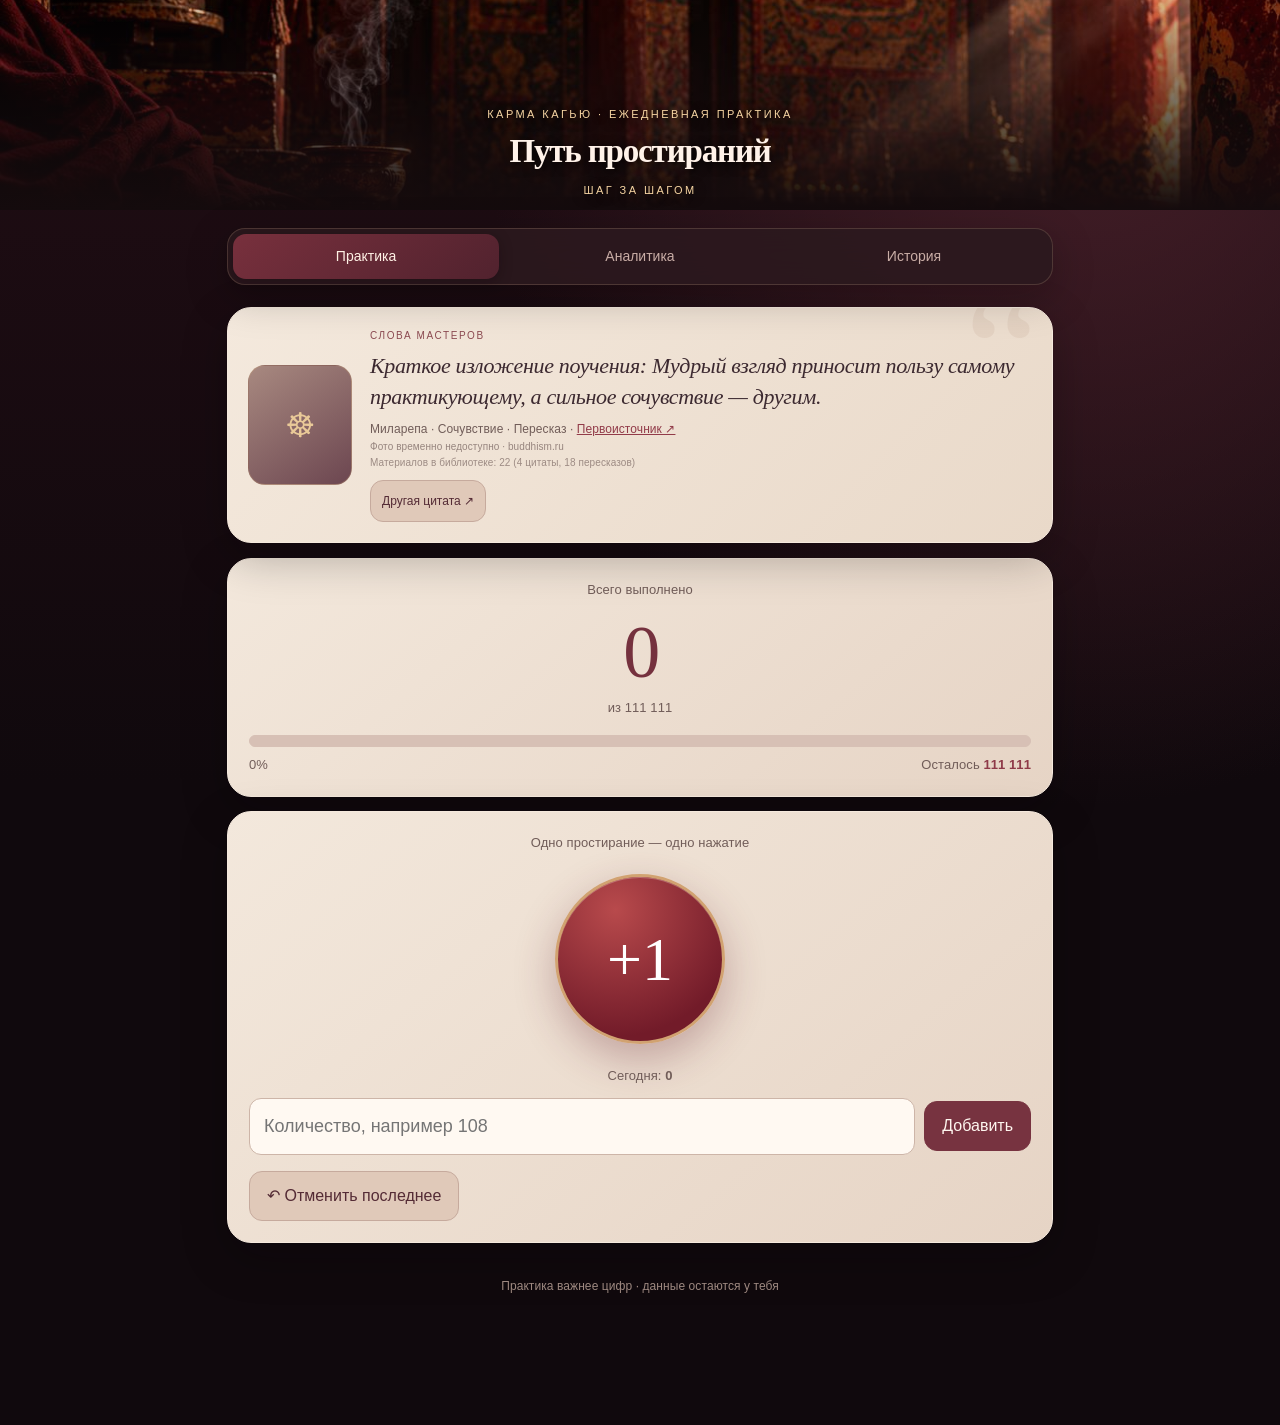
<file: prostiraniya_kagyu_v8.html>
<!doctype html><html lang="ru"><head><meta charset="utf-8"><meta name="viewport" content="width=device-width,initial-scale=1,viewport-fit=cover"><meta name="theme-color" content="#210b10"><title>Путь простираний · Карма Кагью</title><link rel="icon" type="image/svg+xml" href="[data-uri]"><link rel="apple-touch-icon" href="[data-uri]"><meta name="apple-mobile-web-app-capable" content="yes"><meta name="apple-mobile-web-app-title" content="Простирания"><meta name="theme-color" content="#6c2937"><style>
:root{--bg:#140b0d;--panel:#29151a;--line:#674044;--gold:#e5c18a;--muted:#bfa9a2;--text:#fff5eb;--red:#a7353f}*{box-sizing:border-box}body{margin:0;color:var(--text);font:16px/1.5 -apple-system,BlinkMacSystemFont,'Segoe UI',sans-serif;background:linear-gradient(180deg,#2a0e16,#140b0d 45%);min-height:100vh}button,input{font:inherit}button{cursor:pointer}button:focus-visible,input:focus-visible{outline:2px solid var(--gold);outline-offset:3px}.hero{height:245px;background:linear-gradient(180deg,rgba(12,4,8,.15),#140b0d),url('[data-uri]') center 42%/cover;position:relative}.hero-inner{position:absolute;bottom:12px;left:0;right:0;text-align:center;text-shadow:0 2px 12px #000}.eyebrow{color:#f5d4a2;letter-spacing:.22em;font-size:11px;text-transform:uppercase}.hero h1{font-family:Georgia,serif;font-weight:400;font-size:33px;margin:5px 0}.shell{max-width:760px;margin:0 auto;padding:0 17px 110px}.tabs{display:flex;gap:8px;margin:18px 0 22px;background:#2c171b;padding:5px;border:1px solid #533038;border-radius:16px;position:sticky;top:7px;z-index:3;box-shadow:0 6px 25px #100509a8}.tab{flex:1;background:transparent;border:0;color:#c9ada6;border-radius:12px;padding:12px 5px;font-size:14px}.tab.active{background:#743039;color:#fff1e5}.panel{background:linear-gradient(145deg,#32191e,#221217);border:1px solid #664048;border-radius:20px;padding:21px;margin:14px 0;box-shadow:0 9px 25px #10080a55}.section{display:none}.section.active{display:block}.caption{color:var(--muted);font-size:13px}.center{text-align:center}.big{font:normal clamp(45px,10vw,74px)/1.1 Georgia,serif;color:#ffe5bc;margin:12px 0 5px;font-variant-numeric:tabular-nums}.progress{height:12px;border-radius:20px;background:#150c10;border:1px solid #744a48;overflow:hidden;margin:18px 0 8px}.fill{height:100%;width:0;background:linear-gradient(90deg,#9e303a,#edaa78);transition:width .3s}.row{display:flex;justify-content:space-between;gap:12px;align-items:center}.metric{font-size:25px;color:#f5d6a4;font-weight:600}.plus{width:170px;height:170px;border-radius:50%;display:block;margin:22px auto;background:radial-gradient(circle at 35% 20%,#b84a4c,#721b29 75%);border:3px solid #d1a271;color:white;font:normal 62px Georgia,serif;box-shadow:0 10px 32px #050204aa, inset 0 3px 12px #ffd9a733;touch-action:manipulation}.plus:active{transform:scale(.97)}.btn{border:1px solid #8d5255;background:#692b36;color:#fff3e7;padding:12px 17px;border-radius:12px}.btn.secondary{background:#301a1e;color:#ebc7b2}.btn.danger{border-color:#a76a65}.entry{display:flex;gap:9px;align-items:center;margin-top:12px}.entry input,.field{min-width:0;width:100%;padding:14px;border-radius:12px;background:#180e12;color:#fff;border:1px solid #795057;font-size:18px}.entry .btn{white-space:nowrap}.quote{font:italic 19px/1.6 Georgia,serif;color:#f4dec4}.quote-source{font-size:12px;color:#cfb4a2;margin-top:12px}.quote-source a,.link{color:#e8b58b}.grid{display:grid;grid-template-columns:repeat(2,1fr);gap:12px}.grid .panel{margin:0}.subhead{font:normal 22px Georgia,serif;margin:8px 0 16px;color:#f5dbb8}.barline{display:flex;align-items:center;gap:8px;margin:9px 0;font-size:12px}.barline span:first-child{width:75px;flex-shrink:0;color:#d5bcb0}.barbg{height:13px;flex:1;background:#160d10;border-radius:8px;overflow:hidden}.bar{height:100%;background:linear-gradient(90deg,#9c3740,#e7a677)}.barline strong{width:56px;text-align:right}.log{display:flex;justify-content:space-between;gap:10px;padding:10px 0;border-bottom:1px solid #533039}.log small{display:block;color:var(--muted)}.muted{color:var(--muted)}.notice{font-size:12px;color:#cbb3a8;line-height:1.6}.hidden{display:none}select{padding:10px;background:#1c1115;color:#f7e4d7;border:1px solid #734a4e;border-radius:10px}footer{text-align:center;color:#9e8981;font-size:12px;padding:20px}@media(max-width:400px){.hero{height:210px}.hero h1{font-size:29px}.panel{padding:17px}.plus{height:152px;width:152px}.entry{flex-wrap:wrap}.entry .btn{width:100%}}

.quote-top{display:flex;gap:15px;align-items:center;margin:10px 0 15px;padding:16px;background:linear-gradient(135deg,#442027,#261419);border:1px solid #815456;border-radius:18px}
.quote-top .quote-portrait{width:84px;height:104px;object-fit:cover;object-position:center top;border-radius:12px;border:1px solid #bc9168;background:#4a3033;flex-shrink:0}
.quote-top .quote{font-size:clamp(15px,3.6vw,19px);line-height:1.42}
.quote-top .quote-source{margin-top:8px}
.quote-top .eyebrow{margin-bottom:7px}
.quote-top .btn{padding:7px 11px;margin-top:10px!important;font-size:12px}
@media(max-width:400px){.quote-top{gap:11px;padding:12px}.quote-top .quote-portrait{width:70px;height:91px}}

/* v3 — modern, quiet burgundy interface */
:root{--bg:#10090d;--panel:#24151b;--line:#54363d;--gold:#efd1a1;--muted:#c4b0ad;--red:#b43c4e}
body{background:radial-gradient(ellipse at 85% 0%,#48202a 0%,transparent 40%),linear-gradient(180deg,#210d14,#10090d 55%);letter-spacing:.005em}
.shell{max-width:860px}
.hero{height:210px;position:relative}
.hero-inner{padding-top:44px}
.hero h1{letter-spacing:-.035em;font-weight:680}
.tabs{background:rgba(44,25,31,.82);border:1px solid rgba(237,197,162,.15);border-radius:18px;padding:5px;backdrop-filter:blur(16px);-webkit-backdrop-filter:blur(16px);box-shadow:0 12px 40px #09030540}
.tab{border-radius:13px;transition:background .2s,color .2s,transform .2s}
.tab.active{background:linear-gradient(140deg,#78303d,#51222e);box-shadow:0 3px 14px #10060b50}
.panel,.quote-top{border:1px solid rgba(239,209,161,.16);border-radius:24px;background:linear-gradient(135deg,rgba(66,34,42,.94),rgba(29,17,23,.96));box-shadow:0 18px 50px #08030740}
.quote-top{position:relative;overflow:hidden;gap:18px;align-items:center;padding:20px!important;margin-top:16px!important}
.quote-top:before{content:'“';position:absolute;right:12px;top:-55px;font:170px Georgia,serif;color:#e3bc8b12;pointer-events:none}
.quote-portrait{width:104px!important;height:120px!important;min-width:104px;object-fit:cover;border-radius:17px!important;border:1px solid #c69a724f;box-shadow:0 8px 28px #09040670;background:#381e27}
.quote{font-family:Georgia,'Times New Roman',serif;font-size:clamp(17px,2.3vw,22px)!important;line-height:1.45;letter-spacing:-.015em}
.quote-source{font-size:12px;line-height:1.55}
.quote-top .btn{margin-top:11px}
.quote-top .eyebrow{letter-spacing:.16em;font-size:10px}
.btn{border-radius:13px;transition:transform .15s,filter .15s;min-height:42px}
.btn:active,.plus:active{transform:scale(.975)}
.plus{box-shadow:0 15px 42px #a7353f55, inset 0 1px 0 #ffffff40;transition:transform .15s,box-shadow .2s}
.big{letter-spacing:-.045em;font-variant-numeric:tabular-nums}
.progress,.fill{border-radius:999px}
input{border-radius:12px!important}
.photo-fallback{width:104px;height:120px;min-width:104px;display:none;align-items:center;justify-content:center;border-radius:17px;background:linear-gradient(140deg,#6a3541,#28171f);border:1px solid #c69a724f;color:#e9c998;font:34px Georgia,serif}
.photo-loading{opacity:.4}
@media(max-width:520px){.hero{height:180px}.hero-inner{padding-top:35px}.quote-top{padding:15px!important;gap:13px}.quote-portrait,.photo-fallback{width:78px!important;min-width:78px;height:96px!important}.quote{font-size:16px!important}.quote-source{font-size:11px}.quote-top .btn{font-size:12px;padding:9px 12px}.panel{border-radius:20px}}

/* v4 — lighter garnet and warm parchment accents */
:root{--bg:#25171b;--panel:#483039;--line:#916b70;--gold:#f2d6a8;--muted:#e0c8c1;--text:#fff8f1;--red:#b95160}
body{background:radial-gradient(ellipse at 85% 0%,#88505a 0%,transparent 46%),linear-gradient(180deg,#5c303b 0%,#36242c 54%,#281b22 100%)}
.tabs{background:rgba(93,55,65,.86);border-color:rgba(247,218,187,.25)}
.tab.active{background:linear-gradient(145deg,#a35d6b,#7a414e)}
.panel,.quote-top{background:linear-gradient(135deg,rgba(112,70,81,.96),rgba(69,42,51,.96));border-color:rgba(255,224,191,.27);box-shadow:0 14px 36px #1e0c142e}
.quote-top{background:linear-gradient(130deg,#82505c,#4d303b)}
.plus{background:linear-gradient(145deg,#d77a81,#a43d52);box-shadow:0 14px 35px #7e263c55}
.photo-fallback{background:linear-gradient(145deg,#9a6971,#563744)}


/* v5 — deep burgundy surroundings, calm ivory / warm limestone surfaces */
:root{--bg:#10090d;--panel:#eee1d2;--line:#d3bcae;--gold:#efd1a1;--muted:#6c5655;--text:#35242a;--red:#9e3445}
body{color:#fff2e9;background:radial-gradient(ellipse at 85% 0%,#48202a 0%,transparent 40%),linear-gradient(180deg,#210d14,#10090d 55%)}
.tabs{background:rgba(44,25,31,.9);border-color:rgba(237,197,162,.18)}
.tab.active{background:linear-gradient(140deg,#78303d,#51222e)}
.panel{color:#382830;background:linear-gradient(140deg,#f3e8dc,#e6d4c5);border-color:#f5e9dd;box-shadow:0 15px 45px #08030745}
.quote-top{color:#382830;background:linear-gradient(135deg,#f4e9dd,#e9d9c9);border-color:#f5e9dd;box-shadow:0 15px 45px #08030745}
.panel .caption,.quote-top .quote-source,.panel .notice,.panel .muted{color:#715d59}
.panel .big,.panel .metric,.panel .subhead{color:#75313e}
.quote-top .quote{color:#3c2930}
.quote-top .eyebrow{color:#8c4a51}
.quote-top .quote-source a,.panel .link{color:#923b49}
.quote-top:before{color:#9d6b5a18}
.panel .btn,.quote-top .btn{background:#773340;border-color:#773340;color:#fff6ef}
.panel .btn.secondary,.quote-top .btn.secondary{background:#e0c9b9;border-color:#c6aa9d;color:#542b35}
.panel .entry input,.panel .field,.panel select{background:#fff9f2;color:#382830;border-color:#cdb5a8}
.panel .progress,.panel .barbg{background:#d7c0b5;border-color:#d7c0b5}
.panel .log{border-bottom-color:#cfb8ad}
.panel .log small{color:#7c6260}
.panel .barline span:first-child{color:#715d59}
.plus{background:radial-gradient(circle at 35% 20%,#b84a4c,#721b29 75%);box-shadow:0 15px 42px #67233350,inset 0 1px 0 #ffffff40}
.photo-fallback{background:linear-gradient(145deg,#a88980,#6c4650)}
#remaining{color:#8e3948!important}
</style></head><body><header class="hero"><div class="hero-inner"><div class="eyebrow">Карма Кагью · ежедневная практика</div><h1>Путь простираний</h1><div class="eyebrow">шаг за шагом</div></div></header><main class="shell"><nav class="tabs" aria-label="Разделы"><button class="tab active" data-tab="practice">Практика</button><button class="tab" data-tab="analytics">Аналитика</button><button class="tab" data-tab="history">История</button></nav>
<section class="section active" id="practice"><div class="quote-top" aria-label="Цитата мастера"><img id="quotePortrait" class="quote-portrait" alt="Фотография автора цитаты" loading="eager" referrerpolicy="no-referrer"><div id="photoFallback" class="photo-fallback" aria-hidden="true">☸</div><div><div class="eyebrow">Слова мастеров</div><div class="quote" id="quote"></div><div class="quote-source" id="quoteSource"></div><button class="btn secondary" id="nextQuote">Другая цитата ↗</button></div></div><div class="panel center"><div class="caption">Всего выполнено</div><div class="big" id="total">0</div><div class="caption">из <span class="goalText">111 111</span></div><div class="progress"><div class="fill" id="fill"></div></div><div class="row caption"><span id="percent">0%</span><span>Осталось <b id="remaining" style="color:#f4d4a5">111 111</b></span></div></div><div class="panel center"><div class="caption">Одно простирание — одно нажатие</div><button class="plus" id="plus" aria-label="Добавить одно простирание">+1</button><div class="caption">Сегодня: <strong id="today">0</strong></div><div class="entry"><input id="amount" type="number" min="1" step="1" inputmode="numeric" placeholder="Количество, например 108" aria-label="Количество простираний"><button class="btn" id="add">Добавить</button></div><div class="row" style="margin-top:16px"><button class="btn secondary" id="undo">↶ Отменить последнее</button><span class="caption" id="feedback" role="status"></span></div></div></section>
<section class="section" id="analytics"><div class="panel"><div class="subhead">Твой ритм</div><div class="grid"><div><div class="caption">За последние 7 дней</div><div class="metric" id="week">0</div></div><div><div class="caption">За последние 30 дней</div><div class="metric" id="month">0</div></div><div><div class="caption">В среднем за календарный день</div><div class="metric" id="daily">—</div></div><div><div class="caption">Дней с практикой</div><div class="metric" id="activeDays">0</div></div></div></div><div class="panel"><div class="subhead">Прогноз завершения</div><div class="caption">При сохранении текущего среднего темпа</div><div class="big" style="font-size:42px" id="years">—</div><div class="caption" id="eta">Начни практику, чтобы появился прогноз</div><p class="notice">Прогноз основан на среднем количестве за календарный день с первой записи, включая дни без практики. Это ориентир, а не обещание.</p><div class="row"><label class="caption" for="scenario">Если делать в день</label><input class="field" id="scenario" type="number" min="1" inputmode="numeric" placeholder="108" style="width:120px"></div><div id="scenarioResult" class="caption" style="margin-top:12px"></div></div><div class="panel"><div class="subhead">Последние 14 дней</div><div id="chart"></div></div></section>
<section class="section" id="history"><div class="panel"><div class="subhead">История практики</div><div class="row"><label class="caption" for="entryDate">Добавить за другую дату</label><input class="field" id="entryDate" type="date" style="width:165px;font-size:14px"></div><div class="entry"><input id="pastAmount" type="number" min="1" inputmode="numeric" placeholder="Количество"><button class="btn" id="addPast">Записать</button></div><div id="historyList" style="margin-top:15px"></div></div><div class="panel"><div class="subhead">Сохранение данных</div><p class="notice">Записи хранятся только в браузере этого устройства. При очистке данных браузера они могут исчезнуть. Регулярно сохраняй резервную копию — её можно восстановить на другом телефоне или компьютере.</p><div style="display:flex;flex-wrap:wrap;gap:10px"><button class="btn" id="export">↓ Скачать копию</button><label class="btn secondary" for="import" style="cursor:pointer">↑ Восстановить<input id="import" type="file" accept=".json,application/json" class="hidden"></label></div><div class="caption" style="margin-top:20px">Цель (можно изменить)</div><div class="entry"><input id="goalInput" type="number" min="1" inputmode="numeric"><button class="btn secondary" id="saveGoal">Сохранить</button></div></div></section><footer>Практика важнее цифр · данные остаются у тебя</footer></main><script>
(()=>{'use strict';const KEY='kagyu-prostrations-v1';const initial={goal:111111,entries:[]};let state;try{const x=JSON.parse(localStorage.getItem(KEY));state=x&&Array.isArray(x.entries)&&Number.isSafeInteger(x.goal)?x:structuredClone(initial)}catch{state=structuredClone(initial)}if(state.goal===1111111){state.goal=111111;try{localStorage.setItem(KEY,JSON.stringify(state))}catch{}}const $=id=>document.getElementById(id),fmt=n=>Math.round(n).toLocaleString('ru-RU').replace(/[\u00a0\u202f]/g,' '),dateKey=(d=new Date())=>`${d.getFullYear()}-${String(d.getMonth()+1).padStart(2,'0')}-${String(d.getDate()).padStart(2,'0')}`,dateFrom=s=>new Date(s+'T12:00:00'),dayDiff=(a,b)=>Math.round((Date.UTC(a.getFullYear(),a.getMonth(),a.getDate())-Date.UTC(b.getFullYear(),b.getMonth(),b.getDate()))/86400000),sum=a=>a.reduce((s,x)=>s+x.count,0),total=()=>sum(state.entries),save=()=>{localStorage.setItem(KEY,JSON.stringify(state));render()},say=s=>{$('feedback').textContent=s;setTimeout(()=>{$('feedback').textContent=''},2500)};
function add(n,d=dateKey()){if(!Number.isSafeInteger(n)||n<=0||n>10000000){alert('Укажи целое положительное число до 10 миллионов.');return}if(!/^\d{4}-\d\d-\d\d$/.test(d)||Number.isNaN(dateFrom(d).getTime())||d>dateKey()){alert('Выбери корректную дату, не позднее сегодняшней.');return}state.entries.push({id:Date.now().toString(36)+'-'+Math.random().toString(36).slice(2),date:d,count:n});save();say('+'+fmt(n)+' ✓')}
$('plus').onclick=()=>add(1);$('add').onclick=()=>{add(Number($('amount').value));$('amount').value=''};$('amount').addEventListener('keydown',e=>{if(e.key==='Enter')$('add').click()});$('undo').onclick=()=>{if(!state.entries.length)return;const last=state.entries[state.entries.length-1];if(confirm(`Отменить последнее добавление: ${fmt(last.count)}?`)){state.entries.pop();save()}};$('entryDate').value=dateKey();$('addPast').onclick=()=>{add(Number($('pastAmount').value),$('entryDate').value);$('pastAmount').value=''};
document.querySelectorAll('.tab').forEach(btn=>btn.onclick=()=>{document.querySelectorAll('.tab,.section').forEach(el=>el.classList.remove('active'));btn.classList.add('active');$(btn.dataset.tab).classList.add('active')});
const quotes=[{"text":"Гнев может разрушить накопленные благие впечатления; терпение необходимо развивать.","by":"Лама Оле Нидал","photo":"https://www.buddhism.ru/site/assets/files/1107/13562048793_28cdfc8b32_o_small.1063x0-is.jpg","url":"https://www.buddhism.ru/tcentry/ulyanovsk/","type":"Пересказ","topic":"Терпение"},{"text":"«Посредством медитации ум может познать свою собственную способность к восприятию.»","by":"Шамар Ринпоче","photo":"","url":"https://www.buddhism.ru/tcentry/ulyanovsk/","type":"Цитата","topic":"Медитация"},{"text":"Пока не достигнуто освобождение, переживаемые состояния сменяют друг друга.","by":"Лама Оле Нидал","photo":"https://www.buddhism.ru/site/assets/files/1107/13562048793_28cdfc8b32_o_small.1063x0-is.jpg","url":"https://www.buddhism.ru/tcentry/ulyanovsk/","type":"Пересказ","topic":"Непостоянство"},{"text":"«Удержание ума в настоящем – вот практика, которую вам всем следует совершенствовать.»","by":"XVI Кармапа","photo":"https://www.buddhism.ru/site/assets/files/1819/dwba9533_07_05_kg_0814_rhl_small.1200x675.jpg","url":"https://www.buddhism.ru/tcentry/ulyanovsk/","type":"Цитата","topic":"Осознанность"},{"text":"Моменты спонтанной радости и наполненности смыслом могут дать представление об опыте медитации.","by":"Лама Оле Нидал","photo":"https://www.buddhism.ru/site/assets/files/1107/13562048793_28cdfc8b32_o_small.1063x0-is.jpg","url":"https://www.buddhism.ru/tcentry/ulyanovsk/","type":"Пересказ","topic":"Медитация"},{"text":"«Пожелания обладают большей эффективностью, если направлять их на долгую перспективу для блага всех.»","by":"Лама Оле Нидал","photo":"https://www.buddhism.ru/site/assets/files/1107/13562048793_28cdfc8b32_o_small.1063x0-is.jpg","url":"https://www.buddhism.ru/tcentry/ulyanovsk/","type":"Цитата","topic":"Пожелания"},{"text":"Полезно исследовать каждую ситуацию, не ограничиваясь первым суждением о ней.","by":"Джигме Ринпоче","photo":"","url":"https://www.buddhism.ru/tcentry/ulyanovsk/","type":"Пересказ","topic":"Исследование"},{"text":"Медитация развивает спокойствие и бесстрашие перед жизненными трудностями.","by":"Лама Оле Нидал","photo":"https://www.buddhism.ru/site/assets/files/1107/13562048793_28cdfc8b32_o_small.1063x0-is.jpg","url":"https://www.buddhism.ru/tcentry/ulyanovsk/","type":"Пересказ","topic":"Устойчивость"},{"text":"Ум способен воспринимать всё, но без тренировки не распознаёт собственную природу.","by":"Лама Оле Нидал","photo":"https://www.buddhism.ru/site/assets/files/1107/13562048793_28cdfc8b32_o_small.1063x0-is.jpg","url":"https://www.buddhism.ru/tcentry/ulyanovsk/","type":"Пересказ","topic":"Природа ума"},{"text":"В созерцании блаженства и пустоты ум успокаивается без цепляния за мысли.","by":"Марпа","photo":"","url":"https://www.buddhism.ru/tcentry/ulyanovsk/","type":"Пересказ","topic":"Махамудра"},{"text":"Ум сравнивается с пространством: переживания появляются и исчезают в нём.","by":"Лама Оле Нидал","photo":"https://www.buddhism.ru/site/assets/files/1107/13562048793_28cdfc8b32_o_small.1063x0-is.jpg","url":"https://www.buddhism.ru/tcentry/elista/","type":"Пересказ","topic":"Природа ума"},{"text":"«Чтобы достигнуть равновесия в уме, необходимо тренировать его и вырабатывать правильные привычки.»","by":"Джигме Ринпоче","photo":"","url":"https://www.buddhism.ru/tcentry/elista/","type":"Цитата","topic":"Привычки"},{"text":"Действия ума и карма влияют на условия последующего рождения.","by":"XVII Кармапа Тринле Тхае Дордже","photo":"https://www.buddhism.ru/site/assets/files/1103/dwba81295_20190803_17karmapa_ec_barn_gompa_shoot-055_rve_small.1063x0-is.jpg","url":"https://www.buddhism.ru/tcentry/elista/","type":"Пересказ","topic":"Карма"},{"text":"Свобода связана с освобождением от собственных концепций, а не от других людей.","by":"XVII Кармапа Тринле Тхае Дордже","photo":"https://www.buddhism.ru/site/assets/files/1103/dwba81295_20190803_17karmapa_ec_barn_gompa_shoot-055_rve_small.1063x0-is.jpg","url":"https://www.buddhism.ru/tcentry/ulan-ude/","type":"Пересказ","topic":"Свобода"},{"text":"«Никому не достичь Просветления посредством одних только знаний. Просветление придет через опыт и изменение себя.»","by":"Лама Оле Нидал","photo":"https://www.buddhism.ru/site/assets/files/1107/13562048793_28cdfc8b32_o_small.1063x0-is.jpg","url":"https://www.buddhism.ru/tcentry/ulan-ude/","type":"Цитата","topic":"Практика"},{"text":"Подлинная бодхичитта охватывает как самого практикующего, так и всех остальных существ.","by":"XVI Кармапа","photo":"https://www.buddhism.ru/site/assets/files/1819/dwba9533_07_05_kg_0814_rhl_small.1200x675.jpg","url":"https://www.buddhism.ru/tcentry/ulan-ude/","type":"Пересказ","topic":"Бодхичитта"},{"text":"Переживание безграничности пространства помогает обнаруживать внутреннюю устойчивость.","by":"Лама Оле Нидал","photo":"https://www.buddhism.ru/site/assets/files/1107/13562048793_28cdfc8b32_o_small.1063x0-is.jpg","url":"https://www.buddhism.ru/tcentry/orel/","type":"Пересказ","topic":"Пространство"},{"text":"Мудрый взгляд приносит пользу самому практикующему, а сильное сочувствие — другим.","by":"Миларепа","photo":"","url":"https://www.buddhism.ru/tcentry/orel/","type":"Пересказ","topic":"Сочувствие"},{"text":"Живой пример учителя в Алмазном пути помогает узнавать качества пробуждения.","by":"Лама Оле Нидал","photo":"https://www.buddhism.ru/site/assets/files/1107/13562048793_28cdfc8b32_o_small.1063x0-is.jpg","url":"https://www.buddhism.ru/o-buddizme/prakticheskiy-buddizm/lama-ole-nidal-otnosheniya-uchitelya-uchenika/","type":"Пересказ","topic":"Учитель"},{"text":"Практика требует брать ответственность за ситуации, в которых мы оказываемся.","by":"Лама Оле Нидал","photo":"https://www.buddhism.ru/site/assets/files/1107/13562048793_28cdfc8b32_o_small.1063x0-is.jpg","url":"https://www.buddhism.ru/o-buddizme/prakticheskiy-buddizm/glubina-slavyanskogo-uma/","type":"Пересказ","topic":"Ответственность"},{"text":"Медитация позволяет переносить осмысленные знания в непосредственный опыт.","by":"Лама Оле Нидал","photo":"https://www.buddhism.ru/site/assets/files/1107/13562048793_28cdfc8b32_o_small.1063x0-is.jpg","url":"https://www.buddhism.ru/o-buddizme/buddizm-v-sovremennom-mire/peredacha-v-tibetskom-buddizme-1/","type":"Пересказ","topic":"Медитация"},{"text":"Медитация и исследование собственного ума — важная часть передаваемой традиции Кагью.","by":"XVI Кармапа","photo":"https://www.buddhism.ru/site/assets/files/1819/dwba9533_07_05_kg_0814_rhl_small.1200x675.jpg","url":"https://www.buddhism.ru/o-buddizme/uchitelya/lama-ole-nidal/pismo-karmapy-xvi-koroleve-danii/","type":"Пересказ","topic":"Медитация"}];let qi=Math.floor(Math.random()*quotes.length),portraitRequest=0;
function showQuote(){
 const q=quotes[qi%quotes.length], portrait=$('quotePortrait'), fallback=$('photoFallback');
 $('quote').textContent=(q.type==='Пересказ'?'Краткое изложение поучения: ':'')+q.text;
 $('quoteSource').replaceChildren();
 $('quoteSource').append(document.createTextNode(q.by+' · '+q.topic+' · '+q.type+' · '));
 const a=document.createElement('a');a.href=q.url;a.target='_blank';a.rel='noopener noreferrer';a.textContent='Первоисточник ↗';$('quoteSource').append(a);
 const credit=document.createElement('small');credit.style.display='block';credit.style.opacity='.7';credit.textContent='Портрет · buddhism.ru · нужен интернет';$('quoteSource').append(credit);const count=document.createElement('small');count.style.display='block';count.style.opacity='.65';count.textContent='Материалов в библиотеке: '+quotes.length+' (4 цитаты, 18 пересказов)';$('quoteSource').append(count);
 const request=++portraitRequest;
 portrait.onload=null;portrait.onerror=null;portrait.removeAttribute('src');
 portrait.alt='Портрет: '+q.by.split(' · ')[0];
 portrait.style.display='block';portrait.classList.add('photo-loading');fallback.style.display='none';
 const candidates=q.photo?[q.photo]:[];
 
 let index=0;
 function attempt(){if(request!==portraitRequest)return;
   if(index>=candidates.length){portrait.style.display='none';portrait.classList.remove('photo-loading');fallback.style.display='flex';credit.textContent='Фото временно недоступно · buddhism.ru';return;}
   const src=candidates[index++];
   portrait.onload=()=>{if(request!==portraitRequest)return;portrait.classList.remove('photo-loading');portrait.style.display='block';fallback.style.display='none';credit.textContent='Портрет · buddhism.ru'};
   portrait.onerror=attempt;
   portrait.src=src;
 }
 attempt();
}
$('nextQuote').onclick=()=>{qi=(qi+1+Math.floor(Math.random()*(quotes.length-1)))%quotes.length;showQuote()};showQuote();
function render(){const t=total(),rem=Math.max(0,state.goal-t),today=dateKey(),byDay={};state.entries.forEach(x=>{byDay[x.date]=(byDay[x.date]||0)+x.count});$('total').textContent=fmt(t);document.querySelectorAll('.goalText').forEach(x=>x.textContent=fmt(state.goal));$('remaining').textContent=fmt(rem);const pct=Math.min(100,t/state.goal*100);$('percent').textContent=pct.toLocaleString('ru-RU',{maximumFractionDigits:3})+'%';$('fill').style.width=pct+'%';$('today').textContent=fmt(byDay[today]||0);const recent=(days)=>Object.entries(byDay).reduce((s,[d,n])=>s+(dayDiff(dateFrom(today),dateFrom(d))<days&&dayDiff(dateFrom(today),dateFrom(d))>=0?n:0),0);$('week').textContent=fmt(recent(7));$('month').textContent=fmt(recent(30));$('activeDays').textContent=fmt(Object.keys(byDay).length);const first=state.entries.length?state.entries.map(x=>x.date).sort()[0]:null;const elapsed=first?Math.max(1,dayDiff(dateFrom(today),dateFrom(first))+1):0;const avg=elapsed?t/elapsed:0;$('daily').textContent=avg?avg.toLocaleString('ru-RU',{maximumFractionDigits:1}):'—';if(rem===0){$('years').textContent='Цель достигнута!';$('eta').textContent='Пусть практика приносит пользу всем существам.'}else if(avg){const days=Math.ceil(rem/avg),years=days/365.2425;$('years').textContent=years>=1?years.toLocaleString('ru-RU',{maximumFractionDigits:1})+' лет':days+' дней';const finish=new Date();finish.setDate(finish.getDate()+days);$('eta').textContent=Number.isFinite(finish.getTime())?'Ориентировочно: '+finish.toLocaleDateString('ru-RU',{month:'long',year:'numeric'}):'Срок слишком большой для календарной даты'}else{$('years').textContent='—';$('eta').textContent='Добавь первые простирания, чтобы увидеть прогноз'}let bars='';const max=Math.max(1,...Array.from({length:14},(_,i)=>byDay[dateKey(new Date(Date.now()-i*86400000))]||0));for(let i=13;i>=0;i--){const d=new Date();d.setDate(d.getDate()-i);const key=dateKey(d),n=byDay[key]||0;bars+=`<div class="barline"><span>${d.toLocaleDateString('ru-RU',{day:'2-digit',month:'2-digit'})}</span><div class="barbg"><div class="bar" style="width:${n/max*100}%"></div></div><strong>${fmt(n)}</strong></div>`}$('chart').innerHTML=bars;const list=$('historyList');list.replaceChildren();[...state.entries].reverse().slice(0,100).forEach(x=>{const div=document.createElement('div');div.className='log';const info=document.createElement('div');const strong=document.createElement('strong');strong.textContent='+'+fmt(x.count);const sm=document.createElement('small');sm.textContent=dateFrom(x.date).toLocaleDateString('ru-RU',{day:'numeric',month:'long',year:'numeric'});info.append(strong,sm);const btn=document.createElement('button');btn.className='btn secondary';btn.textContent='Удалить';btn.onclick=()=>{if(confirm('Удалить эту запись?')){state.entries=state.entries.filter(y=>y.id!==x.id);save()}};div.append(info,btn);list.append(div)});if(!state.entries.length)list.textContent='Пока нет записей.';$('goalInput').value=state.goal;scenario()}
function scenario(){const n=Number($('scenario').value),r=Math.max(0,state.goal-total());$('scenarioResult').textContent=n>0&&Number.isFinite(n)?`При ${fmt(n)} в день потребуется ещё ${fmt(Math.ceil(r/n))} дней (≈ ${(r/n/365.2425).toLocaleString('ru-RU',{maximumFractionDigits:1})} лет).`:''}$('scenario').oninput=scenario;$('saveGoal').onclick=()=>{const n=Number($('goalInput').value);if(!Number.isSafeInteger(n)||n<1){alert('Некорректная цель');return}state.goal=n;save()};$('export').onclick=()=>{const data=JSON.stringify({app:'kagyu-prostrations',version:1,exportedAt:new Date().toISOString(),...state},null,2),url=URL.createObjectURL(new Blob([data],{type:'application/json'})),a=document.createElement('a');a.href=url;a.download='prostiraniya-'+dateKey()+'.json';a.click();setTimeout(()=>URL.revokeObjectURL(url),5000)};$('import').onchange=async e=>{const f=e.target.files[0];if(!f)return;try{const obj=JSON.parse(await f.text());if(!Number.isSafeInteger(obj.goal)||obj.goal<1||!Array.isArray(obj.entries)||obj.entries.some(x=>!Number.isSafeInteger(x.count)||x.count<1||!/^\d{4}-\d\d-\d\d$/.test(x.date)||typeof x.id!=='string'))throw Error('Неверный формат');if(confirm('Заменить текущие записи данными из резервной копии?')){state={goal:obj.goal,entries:obj.entries};save();alert('Данные восстановлены')}}catch(err){alert('Не удалось восстановить файл: '+err.message)}e.target.value=''};render();
})();</script></body></html>
</file>
